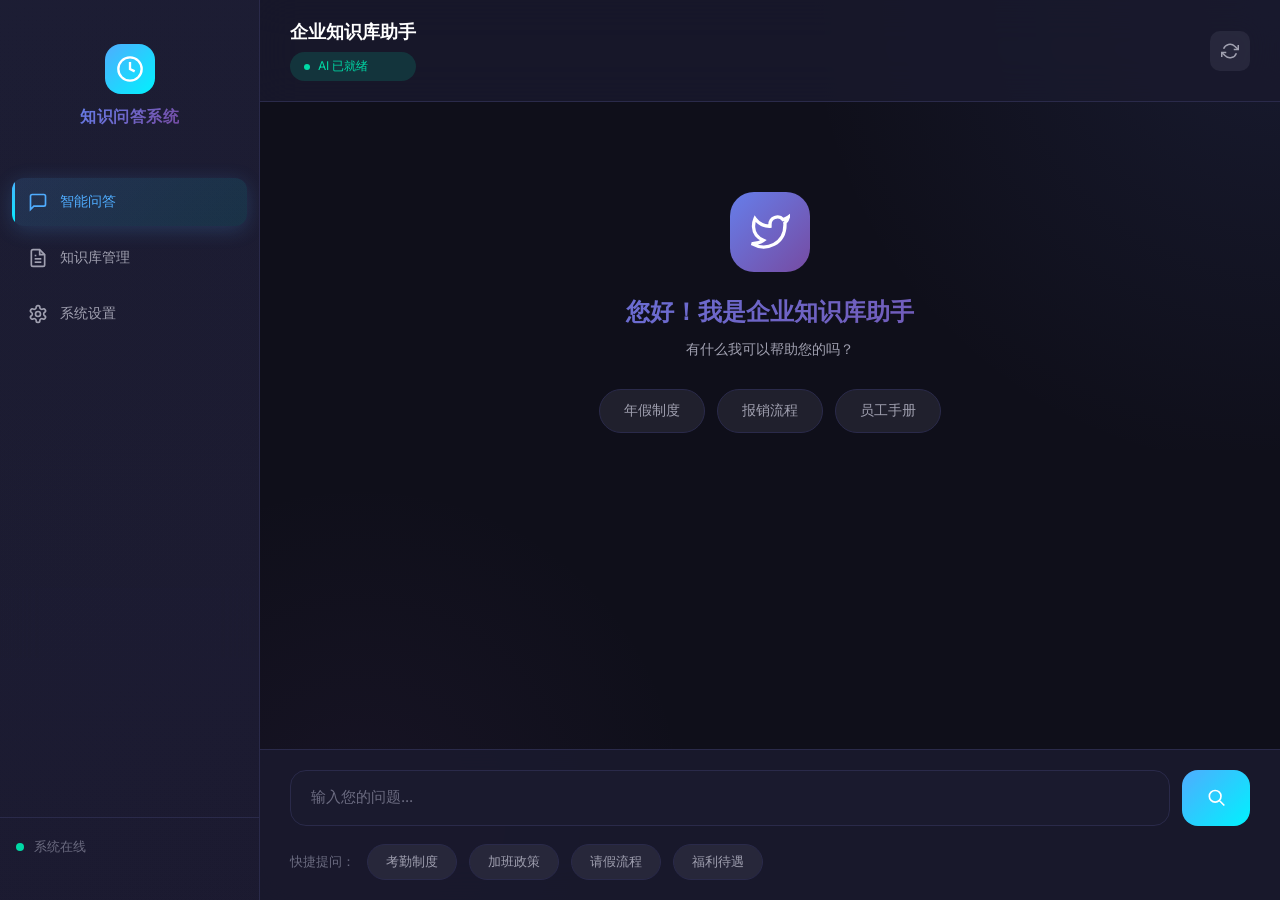
<file: frontend/index.html>
<!DOCTYPE html>
<html lang="zh-CN">
<head>
    <meta charset="UTF-8">
    <meta name="viewport" content="width=device-width, initial-scale=1.0">
    <title>企业知识问答系统</title>
    <link href="https://fonts.googleapis.com/css2?family=Inter:wght@300;400;500;600;700&display=swap" rel="stylesheet">
    <link rel="stylesheet" href="assets/css/main.css">
</head>
<body>
    <div id="app">
        <div class="sidebar">
            <div class="logo">
                <div class="logo-icon">
                    <svg viewBox="0 0 24 24" fill="none" stroke="currentColor" stroke-width="2">
                        <circle cx="12" cy="12" r="10"></circle>
                        <path d="M12 6v6l4 2"></path>
                    </svg>
                </div>
                <h2>知识问答系统</h2>
            </div>
            
            <nav class="nav-menu">
                <button class="nav-btn active" data-view="chat">
                    <svg viewBox="0 0 24 24" fill="none" stroke="currentColor" stroke-width="2">
                        <path d="M21 15a2 2 0 0 1-2 2H7l-4 4V5a2 2 0 0 1 2-2h14a2 2 0 0 1 2 2z"></path>
                    </svg>
                    <span>智能问答</span>
                </button>
                <button class="nav-btn" data-view="documents">
                    <svg viewBox="0 0 24 24" fill="none" stroke="currentColor" stroke-width="2">
                        <path d="M14 2H6a2 2 0 0 0-2 2v16a2 2 0 0 0 2 2h12a2 2 0 0 0 2-2V8z"></path>
                        <polyline points="14 2 14 8 20 8"></polyline>
                        <line x1="16" y1="13" x2="8" y2="13"></line>
                        <line x1="16" y1="17" x2="8" y2="17"></line>
                        <polyline points="10 9 9 9 8 9"></polyline>
                    </svg>
                    <span>知识库管理</span>
                </button>
                <button class="nav-btn" data-view="settings">
                    <svg viewBox="0 0 24 24" fill="none" stroke="currentColor" stroke-width="2">
                        <path d="M12.22 2h-.44a2 2 0 0 0-2 2v.18a2 2 0 0 1-1 1.73l-.43.25a2 2 0 0 1-2 0l-.15-.08a2 2 0 0 0-2.73.73l-.22.38a2 2 0 0 0 .73 2.73l.15.1a2 2 0 0 1 1 1.72v.51a2 2 0 0 1-1 1.74l-.15.09a2 2 0 0 0-.73 2.73l.22.38a2 2 0 0 0 2.73.73l.15-.08a2 2 0 0 1 2 0l.43.25a2 2 0 0 1 1 1.73V20a2 2 0 0 0 2 2h.44a2 2 0 0 0 2-2v-.18a2 2 0 0 1 1-1.73l.43-.25a2 2 0 0 1 2 0l.15.08a2 2 0 0 0 2.73-.73l.22-.39a2 2 0 0 0-.73-2.73l-.15-.08a2 2 0 0 1-1-1.74v-.5a2 2 0 0 1 1-1.74l.15-.09a2 2 0 0 0 .73-2.73l-.22-.38a2 2 0 0 0-2.73-.73l-.15.08a2 2 0 0 1-2 0l-.43-.25a2 2 0 0 1-1-1.73V4a2 2 0 0 0-2-2z"></path>
                        <circle cx="12" cy="12" r="3"></circle>
                    </svg>
                    <span>系统设置</span>
                </button>
            </nav>

            <div class="sidebar-footer">
                <div class="system-status">
                    <div class="status-dot online"></div>
                    <span>系统在线</span>
                </div>
            </div>
        </div>

        <div class="main-content">
            <div class="chat-view active-view">
                <div class="chat-header">
                    <div class="header-left">
                        <h3>企业知识库助手</h3>
                        <div class="status-badge online">
                            <span class="status-indicator"></span>
                            AI 已就绪
                        </div>
                    </div>
                    <div class="header-right">
                        <button class="refresh-btn" onclick="refreshChat()">
                            <svg viewBox="0 0 24 24" fill="none" stroke="currentColor" stroke-width="2">
                                <polyline points="23 4 23 10 17 10"></polyline>
                                <polyline points="1 20 1 14 7 14"></polyline>
                                <path d="M3.51 9a9 9 0 0 1 14.85-3.36L23 10M1 14l4.64 4.36A9 9 0 0 0 20.49 15"></path>
                            </svg>
                        </button>
                    </div>
                </div>

                <div class="chat-history" id="chatHistory">
                    <div class="welcome-message">
                        <div class="welcome-icon">
                            <svg viewBox="0 0 24 24" fill="none" stroke="currentColor" stroke-width="2">
                                <path d="M23 3a10.9 10.9 0 0 1-3.14 1.53 4.48 4.48 0 0 0-7.86 3v1A10.66 10.66 0 0 1 3 4s-4 9 5 13a11.64 11.64 0 0 1-7 2c9 5 20 0 20-11.5a4.5 4.5 0 0 0-.08-.83A7.72 7.72 0 0 0 23 3z"></path>
                            </svg>
                        </div>
                        <h4>您好！我是企业知识库助手</h4>
                        <p>有什么我可以帮助您的吗？</p>
                        <div class="welcome-actions">
                            <button class="action-btn" onclick="sendQuickQuestion('公司年假制度是什么？')">年假制度</button>
                            <button class="action-btn" onclick="sendQuickQuestion('如何申请报销？')">报销流程</button>
                            <button class="action-btn" onclick="sendQuickQuestion('员工手册')">员工手册</button>
                        </div>
                    </div>
                </div>

                <div class="chat-input-area">
                    <div class="input-wrapper">
                        <textarea 
                            id="userInput" 
                            placeholder="输入您的问题..." 
                            rows="1"
                            onkeydown="handleKeyDown(event)"
                        ></textarea>
                        <button id="sendBtn" onclick="sendMessage()" class="send-btn">
                            <svg viewBox="0 0 24 24" fill="none" stroke="currentColor" stroke-width="2">
                                <path d="M22 21l-6-6m2-5a7 7 0 1 1-14 0 7 7 0 0 1 14 0z"></path>
                            </svg>
                        </button>
                    </div>
                    <div class="quick-questions">
                        <span>快捷提问：</span>
                        <button onclick="sendQuickQuestion('公司考勤制度')">考勤制度</button>
                        <button onclick="sendQuickQuestion('加班政策')">加班政策</button>
                        <button onclick="sendQuickQuestion('请假流程')">请假流程</button>
                        <button onclick="sendQuickQuestion('福利待遇')">福利待遇</button>
                    </div>
                </div>
            </div>

            <div class="documents-view">
                <div class="view-header">
                    <h3>知识库管理</h3>
                    <label class="upload-btn">
                        <input type="file" id="fileInput" accept=".pdf,.doc,.docx,.txt,.md,.xlsx,.xls" onchange="handleFileUpload()" hidden>
                        <svg viewBox="0 0 24 24" fill="none" stroke="currentColor" stroke-width="2">
                            <path d="M21 15v4a2 2 0 0 1-2 2H5a2 2 0 0 1-2-2v-4"></path>
                            <polyline points="17 8 12 3 7 8"></polyline>
                            <line x1="12" y1="3" x2="12" y2="15"></line>
                        </svg>
                        <span>上传文档</span>
                    </label>
                </div>

                <div class="document-list" id="documentList">
                    <div class="empty-state">
                        <svg viewBox="0 0 24 24" fill="none" stroke="currentColor" stroke-width="2">
                            <path d="M14 2H6a2 2 0 0 0-2 2v16a2 2 0 0 0 2 2h12a2 2 0 0 0 2-2V8z"></path>
                            <polyline points="14 2 14 8 20 8"></polyline>
                            <line x1="16" y1="13" x2="8" y2="13"></line>
                            <line x1="16" y1="17" x2="8" y2="17"></line>
                        </svg>
                        <p>暂无文档，点击上方按钮上传</p>
                    </div>
                </div>
            </div>

            <div class="settings-view">
                <div class="view-header">
                    <h3>系统设置</h3>
                </div>
                <div class="settings-content">
                    <div class="setting-section">
                        <h4>AI 模型配置</h4>
                        <label>模型名称</label>
                        <input type="text" value="Qwen-3.5-Turbo" readonly>
                        <p>当前使用阿里云 Qwen-3.5-Turbo 模型进行问答</p>
                    </div>
                    <div class="setting-section">
                        <h4>检索配置</h4>
                        <label>相似度阈值</label>
                        <input type="text" value="0.75" readonly>
                        <label>最大检索结果数</label>
                        <input type="text" value="5" readonly>
                    </div>
                    <div class="setting-section">
                        <h4>系统状态</h4>
                        <div class="status-grid">
                            <div class="status-card">
                                <div class="status-icon green">
                                    <svg viewBox="0 0 24 24" fill="none" stroke="currentColor" stroke-width="2">
                                        <path d="M22 11.08V12a10 10 0 1 1-5.93-9.14"></path>
                                        <polyline points="22 4 12 14.01 9 11.01"></polyline>
                                    </svg>
                                </div>
                                <span>AI 服务</span>
                                <span class="status-text">在线</span>
                            </div>
                            <div class="status-card">
                                <div class="status-icon blue">
                                    <svg viewBox="0 0 24 24" fill="none" stroke="currentColor" stroke-width="2">
                                        <path d="M17 21v-2a4 4 0 0 0-4-4H5a4 4 0 0 0-4 4v2"></path>
                                        <circle cx="9" cy="7" r="4"></circle>
                                        <path d="M23 21v-2a4 4 0 0 0-3-3.87"></path>
                                        <path d="M16 3.13a4 4 0 0 1 0 7.75"></path>
                                    </svg>
                                </div>
                                <span>知识库</span>
                                <span class="status-text">0 文档</span>
                            </div>
                        </div>
                    </div>
                </div>
            </div>
        </div>
    </div>

    <script src="assets/js/main.js"></script>
</body>
</html>
</file>
<file: frontend/assets/css/main.css>
* {
    margin: 0;
    padding: 0;
    box-sizing: border-box;
}

:root {
    --primary-gradient: linear-gradient(135deg, #667eea 0%, #764ba2 100%);
    --secondary-gradient: linear-gradient(135deg, #f093fb 0%, #f5576c 100%);
    --accent-gradient: linear-gradient(135deg, #4facfe 0%, #00f2fe 100%);
    --bg-dark: #0f0f1a;
    --bg-card: #1a1a2e;
    --bg-card-hover: #252542;
    --text-primary: #ffffff;
    --text-secondary: #a0a0b0;
    --text-muted: #6b6b80;
    --border-color: #2a2a4a;
    --success-color: #00d9a6;
    --warning-color: #ffb800;
    --error-color: #ff5252;
}

body {
    font-family: 'Inter', -apple-system, BlinkMacSystemFont, 'Segoe UI', Roboto, sans-serif;
    background: var(--bg-dark);
    color: var(--text-primary);
    height: 100vh;
    overflow: hidden;
}

#app {
    display: flex;
    height: 100vh;
}

/* 背景动画 */
@keyframes gradientShift {
    0% { background-position: 0% 50%; }
    50% { background-position: 100% 50%; }
    100% { background-position: 0% 50%; }
}

@keyframes float {
    0%, 100% { transform: translateY(0px); }
    50% { transform: translateY(-10px); }
}

@keyframes pulse {
    0%, 100% { opacity: 1; }
    50% { opacity: 0.5; }
}

@keyframes shimmer {
    0% { background-position: -200% 0; }
    100% { background-position: 200% 0; }
}

@keyframes slideIn {
    from { transform: translateX(-20px); opacity: 0; }
    to { transform: translateX(0); opacity: 1; }
}

@keyframes fadeInUp {
    from { transform: translateY(20px); opacity: 0; }
    to { transform: translateY(0); opacity: 1; }
}

@keyframes typing {
    0%, 80%, 100% { transform: scale(0); }
    40% { transform: scale(1); }
}

@keyframes ripple {
    0% { transform: scale(0); opacity: 0.5; }
    100% { transform: scale(4); opacity: 0; }
}

@keyframes glow {
    0%, 100% { box-shadow: 0 0 5px rgba(79, 172, 254, 0.5); }
    50% { box-shadow: 0 0 20px rgba(79, 172, 254, 0.8); }
}

/* 侧边栏 */
.sidebar {
    width: 260px;
    background: linear-gradient(180deg, var(--bg-card) 0%, rgba(26, 26, 46, 0.95) 100%);
    backdrop-filter: blur(20px);
    color: var(--text-primary);
    display: flex;
    flex-direction: column;
    padding: 24px 0;
    border-right: 1px solid var(--border-color);
    position: relative;
    overflow: hidden;
}

.sidebar::before {
    content: '';
    position: absolute;
    top: 0;
    left: 0;
    right: 0;
    bottom: 0;
    background: var(--primary-gradient);
    opacity: 0.03;
    pointer-events: none;
}

.logo {
    display: flex;
    flex-direction: column;
    align-items: center;
    padding: 20px;
    z-index: 1;
}

.logo-icon {
    width: 50px;
    height: 50px;
    background: var(--accent-gradient);
    border-radius: 16px;
    display: flex;
    align-items: center;
    justify-content: center;
    margin-bottom: 12px;
    color: white;
    font-size: 24px;
    animation: float 3s ease-in-out infinite;
}

.logo-icon svg {
    width: 28px;
    height: 28px;
}

.logo h2 {
    font-size: 16px;
    font-weight: 600;
    letter-spacing: 0.5px;
    background: var(--primary-gradient);
    -webkit-background-clip: text;
    -webkit-text-fill-color: transparent;
    background-clip: text;
}

.nav-menu {
    margin-top: 30px;
    padding: 0 12px;
    z-index: 1;
}

.nav-btn {
    width: 100%;
    padding: 14px 16px;
    background: transparent;
    border: none;
    color: var(--text-secondary);
    cursor: pointer;
    border-radius: 12px;
    transition: all 0.3s cubic-bezier(0.4, 0, 0.2, 1);
    font-size: 14px;
    font-weight: 500;
    display: flex;
    align-items: center;
    gap: 12px;
    margin-bottom: 8px;
    position: relative;
    overflow: hidden;
}

.nav-btn::before {
    content: '';
    position: absolute;
    left: 0;
    top: 0;
    bottom: 0;
    width: 3px;
    background: var(--accent-gradient);
    transform: scaleY(0);
    transition: transform 0.3s ease;
}

.nav-btn:hover {
    background: var(--bg-card-hover);
    color: var(--text-primary);
    transform: translateX(4px);
}

.nav-btn:hover::before {
    transform: scaleY(1);
}

.nav-btn.active {
    background: linear-gradient(135deg, rgba(79, 172, 254, 0.15) 0%, rgba(0, 242, 254, 0.1) 100%);
    color: #4facfe;
    box-shadow: 0 4px 20px rgba(79, 172, 254, 0.2);
}

.nav-btn.active::before {
    transform: scaleY(1);
}

.nav-btn svg {
    width: 20px;
    height: 20px;
    flex-shrink: 0;
    transition: transform 0.3s ease;
}

.nav-btn:hover svg {
    transform: scale(1.1);
}

.sidebar-footer {
    margin-top: auto;
    padding: 20px 16px;
    border-top: 1px solid var(--border-color);
    z-index: 1;
}

.system-status {
    display: flex;
    align-items: center;
    gap: 10px;
    font-size: 13px;
    color: var(--text-muted);
}

.status-dot {
    width: 8px;
    height: 8px;
    border-radius: 50%;
    background: var(--text-muted);
}

.status-dot.online {
    background: var(--success-color);
    animation: pulse 2s ease-in-out infinite;
}

/* 主内容区 */
.main-content {
    flex: 1;
    display: flex;
    flex-direction: column;
    overflow: hidden;
    position: relative;
}

.main-content::before {
    content: '';
    position: absolute;
    top: -50%;
    right: -50%;
    width: 100%;
    height: 100%;
    background: radial-gradient(circle, rgba(102, 126, 234, 0.1) 0%, transparent 70%);
    pointer-events: none;
}

.main-content::after {
    content: '';
    position: absolute;
    bottom: -30%;
    left: -30%;
    width: 80%;
    height: 80%;
    background: radial-gradient(circle, rgba(118, 75, 162, 0.08) 0%, transparent 60%);
    pointer-events: none;
}

/* 聊天视图 */
.chat-view {
    display: flex;
    flex-direction: column;
    height: 100%;
    z-index: 1;
}

.chat-header {
    background: rgba(26, 26, 46, 0.8);
    backdrop-filter: blur(20px);
    padding: 20px 30px;
    border-bottom: 1px solid var(--border-color);
    display: flex;
    justify-content: space-between;
    align-items: center;
    position: relative;
}

.header-left {
    display: flex;
    flex-direction: column;
    gap: 8px;
}

.chat-header h3 {
    font-size: 18px;
    font-weight: 600;
    color: var(--text-primary);
}

.status-badge {
    display: inline-flex;
    align-items: center;
    gap: 8px;
    padding: 6px 14px;
    border-radius: 20px;
    font-size: 12px;
    background: rgba(100, 100, 120, 0.3);
    color: var(--text-muted);
}

.status-badge.online {
    background: rgba(0, 217, 166, 0.15);
    color: var(--success-color);
}

.status-indicator {
    width: 6px;
    height: 6px;
    border-radius: 50%;
    background: currentColor;
    animation: pulse 2s ease-in-out infinite;
}

.header-right {
    display: flex;
    gap: 12px;
}

.refresh-btn {
    width: 40px;
    height: 40px;
    background: rgba(100, 100, 120, 0.2);
    border: none;
    border-radius: 10px;
    color: var(--text-secondary);
    cursor: pointer;
    display: flex;
    align-items: center;
    justify-content: center;
    transition: all 0.3s ease;
}

.refresh-btn:hover {
    background: rgba(79, 172, 254, 0.2);
    color: #4facfe;
    transform: rotate(180deg);
}

.refresh-btn svg {
    width: 18px;
    height: 18px;
}

/* 对话历史 */
.chat-history {
    flex: 1;
    overflow-y: auto;
    padding: 30px;
    position: relative;
}

.chat-history::-webkit-scrollbar {
    width: 6px;
}

.chat-history::-webkit-scrollbar-track {
    background: transparent;
}

.chat-history::-webkit-scrollbar-thumb {
    background: var(--border-color);
    border-radius: 3px;
}

.chat-history::-webkit-scrollbar-thumb:hover {
    background: var(--text-muted);
}

.welcome-message {
    text-align: center;
    padding: 60px 40px;
    animation: fadeInUp 0.8s ease-out;
}

.welcome-icon {
    width: 80px;
    height: 80px;
    background: var(--primary-gradient);
    border-radius: 24px;
    display: flex;
    align-items: center;
    justify-content: center;
    margin: 0 auto 24px;
    color: white;
    animation: float 4s ease-in-out infinite, glow 2s ease-in-out infinite;
}

.welcome-icon svg {
    width: 40px;
    height: 40px;
}

.welcome-message h4 {
    font-size: 24px;
    font-weight: 600;
    margin-bottom: 12px;
    background: var(--primary-gradient);
    -webkit-background-clip: text;
    -webkit-text-fill-color: transparent;
    background-clip: text;
}

.welcome-message p {
    font-size: 14px;
    color: var(--text-secondary);
    margin-bottom: 30px;
}

.welcome-actions {
    display: flex;
    justify-content: center;
    gap: 12px;
    flex-wrap: wrap;
}

.action-btn {
    padding: 12px 24px;
    background: rgba(100, 100, 120, 0.2);
    border: 1px solid var(--border-color);
    border-radius: 25px;
    color: var(--text-secondary);
    font-size: 14px;
    font-weight: 500;
    cursor: pointer;
    transition: all 0.3s cubic-bezier(0.4, 0, 0.2, 1);
    position: relative;
    overflow: hidden;
}

.action-btn::before {
    content: '';
    position: absolute;
    top: 0;
    left: -100%;
    width: 100%;
    height: 100%;
    background: var(--accent-gradient);
    opacity: 0;
    transition: all 0.3s ease;
}

.action-btn:hover {
    border-color: #4facfe;
    color: #4facfe;
    transform: translateY(-2px);
    box-shadow: 0 8px 25px rgba(79, 172, 254, 0.2);
}

.action-btn:hover::before {
    left: 0;
    opacity: 0.1;
}

.message-row {
    display: flex;
    margin-bottom: 24px;
    max-width: 80%;
    animation: slideIn 0.4s ease-out;
}

.message-row.user {
    margin-left: auto;
    flex-direction: row-reverse;
}

.message-avatar {
    width: 44px;
    height: 44px;
    border-radius: 14px;
    display: flex;
    align-items: center;
    justify-content: center;
    font-size: 20px;
    flex-shrink: 0;
    transition: transform 0.3s ease;
}

.message-row .message-avatar {
    background: var(--accent-gradient);
    color: white;
}

.message-row.user .message-avatar {
    background: var(--bg-card-hover);
    color: var(--text-secondary);
}

.message-row:hover .message-avatar {
    transform: scale(1.05);
}

.message-content {
    margin: 0 16px;
    flex: 1;
}

.message-bubble {
    background: var(--bg-card);
    padding: 18px 22px;
    border-radius: 20px;
    border: 1px solid var(--border-color);
    line-height: 1.7;
    font-size: 15px;
    position: relative;
    overflow: hidden;
    transition: all 0.3s ease;
}

.message-bubble::before {
    content: '';
    position: absolute;
    top: 0;
    left: 0;
    right: 0;
    height: 2px;
    background: var(--primary-gradient);
    transform: scaleX(0);
    transition: transform 0.3s ease;
}

.message-row:hover .message-bubble {
    border-color: rgba(79, 172, 254, 0.3);
    box-shadow: 0 8px 30px rgba(0, 0, 0, 0.3);
}

.message-row:hover .message-bubble::before {
    transform: scaleX(1);
}

.message-row.user .message-bubble {
    background: var(--accent-gradient);
    border: none;
    color: white;
}

.message-row.user .message-bubble::before {
    background: rgba(255, 255, 255, 0.3);
}

.message-meta {
    margin-top: 10px;
    font-size: 12px;
    color: var(--text-muted);
    display: flex;
    align-items: center;
    gap: 10px;
}

.message-meta span {
    display: flex;
    align-items: center;
    gap: 4px;
}

.retrieval-results {
    margin-top: 16px;
    padding: 16px;
    background: rgba(100, 100, 120, 0.15);
    border-radius: 12px;
    border: 1px solid var(--border-color);
    font-size: 13px;
    animation: fadeInUp 0.5s ease-out;
}

.retrieval-results h5 {
    color: var(--text-secondary);
    margin-bottom: 10px;
    font-weight: 500;
}

.retrieval-results ul {
    margin-top: 10px;
    padding-left: 20px;
}

.retrieval-results li {
    color: var(--text-muted);
    margin-bottom: 6px;
}

/* 输入区域 */
.chat-input-area {
    background: rgba(26, 26, 46, 0.9);
    backdrop-filter: blur(20px);
    padding: 20px 30px;
    border-top: 1px solid var(--border-color);
    position: relative;
}

.input-wrapper {
    display: flex;
    gap: 12px;
    margin-bottom: 18px;
}

.input-wrapper textarea {
    flex: 1;
    padding: 16px 20px;
    background: var(--bg-card);
    border: 1px solid var(--border-color);
    border-radius: 16px;
    resize: none;
    font-size: 15px;
    color: var(--text-primary);
    font-family: inherit;
    transition: all 0.3s cubic-bezier(0.4, 0, 0.2, 1);
    height: 56px;
    min-height: 56px;
    max-height: 150px;
}

.input-wrapper textarea:focus {
    outline: none;
    border-color: #4facfe;
    box-shadow: 0 0 0 3px rgba(79, 172, 254, 0.1);
    background: var(--bg-card-hover);
}

.input-wrapper textarea::placeholder {
    color: var(--text-muted);
}

.send-btn {
    padding: 16px 24px;
    background: var(--accent-gradient);
    color: white;
    border: none;
    border-radius: 16px;
    cursor: pointer;
    font-size: 16px;
    font-weight: 600;
    transition: all 0.3s cubic-bezier(0.4, 0, 0.2, 1);
    display: flex;
    align-items: center;
    justify-content: center;
    min-width: 56px;
    position: relative;
    overflow: hidden;
}

.send-btn::before {
    content: '';
    position: absolute;
    top: 0;
    left: 0;
    right: 0;
    bottom: 0;
    background: linear-gradient(135deg, rgba(255, 255, 255, 0.2) 0%, transparent 50%);
    transform: translateX(-100%);
    transition: transform 0.3s ease;
}

.send-btn:hover:not(:disabled) {
    transform: translateY(-2px);
    box-shadow: 0 10px 30px rgba(79, 172, 254, 0.4);
}

.send-btn:hover:not(:disabled)::before {
    transform: translateX(100%);
}

.send-btn:disabled {
    opacity: 0.5;
    cursor: not-allowed;
}

.send-btn svg {
    width: 20px;
    height: 20px;
}

.quick-questions {
    display: flex;
    gap: 12px;
    align-items: center;
    flex-wrap: wrap;
}

.quick-questions span {
    font-size: 13px;
    color: var(--text-muted);
}

.quick-questions button {
    padding: 8px 18px;
    background: rgba(100, 100, 120, 0.2);
    border: 1px solid var(--border-color);
    border-radius: 20px;
    cursor: pointer;
    font-size: 13px;
    font-weight: 500;
    color: var(--text-secondary);
    transition: all 0.3s cubic-bezier(0.4, 0, 0.2, 1);
    position: relative;
    overflow: hidden;
}

.quick-questions button::after {
    content: '';
    position: absolute;
    top: 0;
    left: 0;
    right: 0;
    bottom: 0;
    background: var(--accent-gradient);
    opacity: 0;
    transition: opacity 0.3s ease;
}

.quick-questions button:hover {
    border-color: #4facfe;
    color: #4facfe;
    transform: translateY(-1px);
}

.quick-questions button:hover::after {
    opacity: 0.1;
}

/* 打字指示器 */
.typing-indicator {
    display: flex;
    gap: 6px;
    padding: 12px 0;
}

.typing-indicator span {
    width: 8px;
    height: 8px;
    background: var(--text-muted);
    border-radius: 50%;
    animation: typing 1.4s infinite ease-in-out both;
}

.typing-indicator span:nth-child(1) { animation-delay: -0.32s; }
.typing-indicator span:nth-child(2) { animation-delay: -0.16s; }

/* 文档管理视图 */
.documents-view, .settings-view {
    padding: 30px;
    max-width: 1400px;
    margin: 0 auto;
    width: 100%;
    animation: fadeInUp 0.5s ease-out;
}

.view-header {
    display: flex;
    justify-content: space-between;
    align-items: center;
    margin-bottom: 30px;
}

.view-header h3 {
    font-size: 26px;
    font-weight: 600;
    color: var(--text-primary);
}

.upload-btn {
    display: flex;
    align-items: center;
    gap: 10px;
    padding: 14px 28px;
    background: var(--accent-gradient);
    color: white;
    border: none;
    border-radius: 12px;
    cursor: pointer;
    font-size: 15px;
    font-weight: 600;
    transition: all 0.3s cubic-bezier(0.4, 0, 0.2, 1);
}

.upload-btn:hover {
    transform: translateY(-2px);
    box-shadow: 0 10px 30px rgba(79, 172, 254, 0.4);
}

.upload-btn svg {
    width: 18px;
    height: 18px;
}

.document-list {
    background: var(--bg-card);
    border-radius: 16px;
    border: 1px solid var(--border-color);
    overflow: hidden;
}

.document-item {
    display: flex;
    justify-content: space-between;
    align-items: center;
    padding: 20px 25px;
    border-bottom: 1px solid var(--border-color);
    transition: background 0.3s ease;
}

.document-item:last-child {
    border-bottom: none;
}

.document-item:hover {
    background: var(--bg-card-hover);
}

.doc-info {
    display: flex;
    align-items: center;
    gap: 18px;
}

.doc-icon {
    width: 50px;
    height: 50px;
    background: var(--primary-gradient);
    border-radius: 14px;
    display: flex;
    align-items: center;
    justify-content: center;
    color: white;
    font-size: 24px;
    transition: transform 0.3s ease;
}

.document-item:hover .doc-icon {
    transform: scale(1.1);
}

.doc-info h4 {
    font-size: 16px;
    font-weight: 600;
    color: var(--text-primary);
    margin-bottom: 6px;
}

.doc-meta {
    font-size: 13px;
    color: var(--text-muted);
}

.doc-actions {
    display: flex;
    gap: 10px;
}

.delete-btn {
    padding: 10px 22px;
    background: rgba(255, 82, 82, 0.15);
    border: 1px solid rgba(255, 82, 82, 0.3);
    border-radius: 10px;
    cursor: pointer;
    font-size: 14px;
    font-weight: 500;
    color: var(--error-color);
    transition: all 0.3s ease;
}

.delete-btn:hover {
    background: var(--error-color);
    color: white;
    border-color: var(--error-color);
}

.empty-state {
    padding: 80px;
    text-align: center;
    color: var(--text-muted);
}

.empty-state svg {
    width: 60px;
    height: 60px;
    margin-bottom: 20px;
    opacity: 0.5;
}

.empty-state p {
    font-size: 15px;
}

/* 设置视图 */
.settings-content {
    background: var(--bg-card);
    border-radius: 16px;
    padding: 35px;
    border: 1px solid var(--border-color);
}

.setting-section {
    margin-bottom: 35px;
}

.setting-section:last-child {
    margin-bottom: 0;
}

.setting-section h4 {
    margin-bottom: 20px;
    color: var(--text-primary);
    font-size: 16px;
    font-weight: 600;
}

.setting-section label {
    display: block;
    margin-bottom: 10px;
    font-size: 14px;
    color: var(--text-secondary);
}

.setting-section input {
    width: 100%;
    max-width: 400px;
    padding: 14px 18px;
    background: var(--bg-dark);
    border: 1px solid var(--border-color);
    border-radius: 12px;
    font-size: 15px;
    color: var(--text-primary);
    font-family: inherit;
    transition: border-color 0.3s ease;
}

.setting-section input:focus {
    outline: none;
    border-color: #4facfe;
}

.setting-section input:readonly {
    opacity: 0.6;
    cursor: not-allowed;
}

.setting-section p {
    margin: 12px 0;
    color: var(--text-muted);
    font-size: 14px;
}

.status-grid {
    display: grid;
    grid-template-columns: repeat(auto-fit, minmax(200px, 1fr));
    gap: 20px;
}

.status-card {
    background: rgba(100, 100, 120, 0.1);
    border-radius: 14px;
    padding: 24px;
    display: flex;
    flex-direction: column;
    align-items: center;
    gap: 12px;
    border: 1px solid var(--border-color);
    transition: all 0.3s ease;
}

.status-card:hover {
    border-color: rgba(79, 172, 254, 0.3);
    transform: translateY(-2px);
}

.status-icon {
    width: 50px;
    height: 50px;
    border-radius: 14px;
    display: flex;
    align-items: center;
    justify-content: center;
}

.status-icon.green {
    background: rgba(0, 217, 166, 0.15);
    color: var(--success-color);
}

.status-icon.blue {
    background: rgba(79, 172, 254, 0.15);
    color: #4facfe;
}

.status-icon svg {
    width: 24px;
    height: 24px;
}

.status-card span {
    font-size: 14px;
    color: var(--text-secondary);
}

.status-text {
    font-weight: 600 !important;
    color: var(--text-primary) !important;
}

/* 视图切换动画 */
.active-view {
    display: flex !important;
}

.documents-view, .settings-view {
    display: none;
}

/* 涟漪效果 */
.btn-ripple {
    position: relative;
    overflow: hidden;
}

.btn-ripple::after {
    content: '';
    position: absolute;
    width: 100px;
    height: 100px;
    background: rgba(255, 255, 255, 0.3);
    border-radius: 50%;
    transform: scale(0);
    animation: ripple 0.6s linear;
    pointer-events: none;
}

@keyframes ripple {
    0% { transform: scale(0); opacity: 0.5; }
    100% { transform: scale(4); opacity: 0; }
}

/* 响应式 */
@media (max-width: 768px) {
    .sidebar {
        width: 80px;
        padding: 20px 0;
    }
    
    .logo h2 {
        display: none;
    }
    
    .nav-btn span {
        display: none;
    }
    
    .nav-btn {
        justify-content: center;
    }
    
    .chat-header {
        padding: 15px 20px;
    }
    
    .chat-history {
        padding: 20px;
    }
    
    .message-row {
        max-width: 95%;
    }
    
    .chat-input-area {
        padding: 15px 20px;
    }
    
    .quick-questions {
        display: none;
    }
}
</file>
